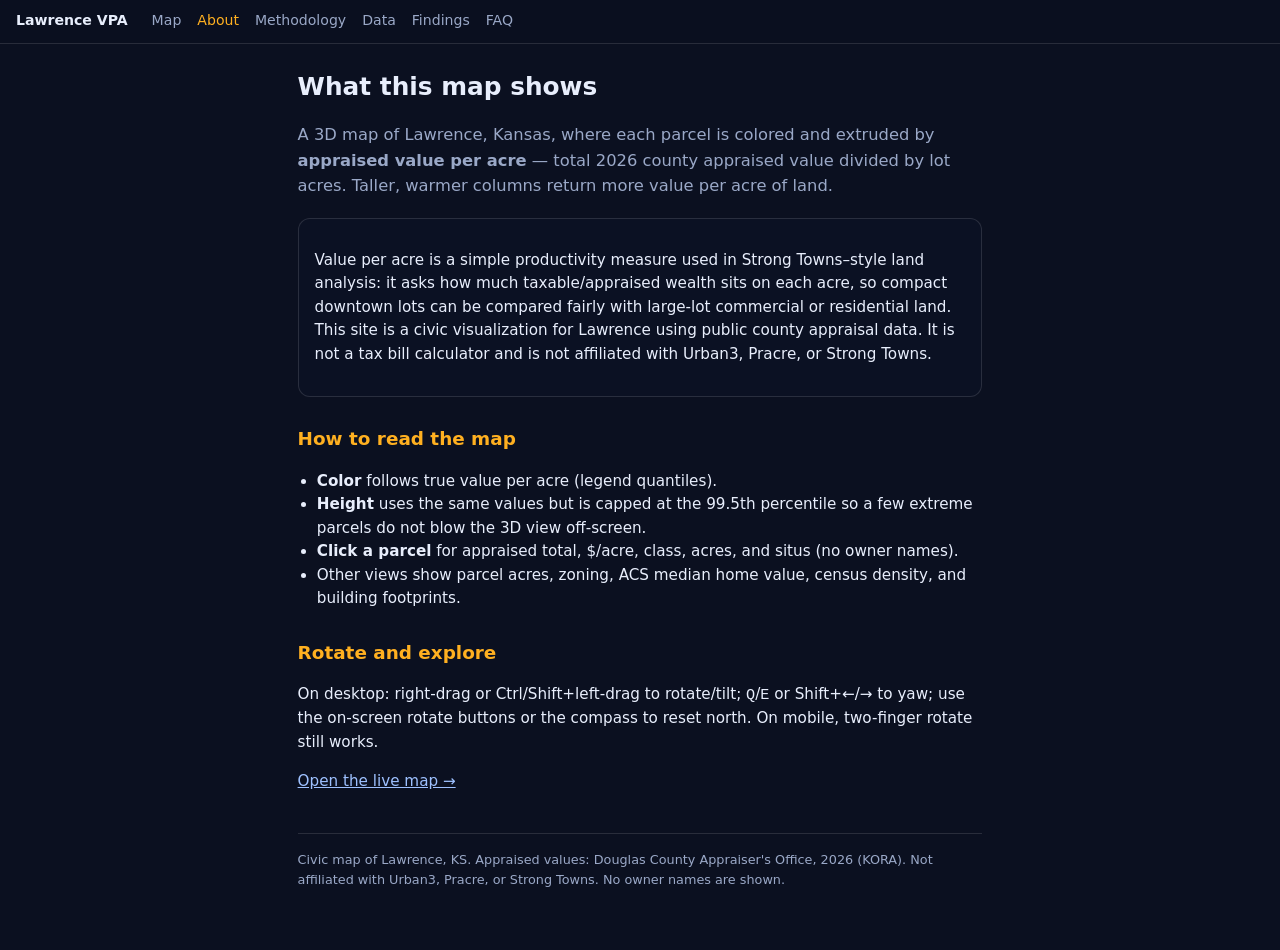
<file: site/about.html>
<!DOCTYPE html>
<html lang="en">
<head>
  <meta charset="utf-8" />
  <meta name="viewport" content="width=device-width, initial-scale=1" />
  <meta name="robots" content="noindex,nofollow,noarchive" />
  <title>About — Lawrence Value per Acre</title>
  <link rel="stylesheet" href="content.css" />
</head>
<body>
<nav class="site-nav" aria-label="Site">
  <a class="brand" href="index.html">Lawrence VPA</a>
  <a href="index.html">Map</a>
  <a href="about.html" aria-current="page">About</a>
  <a href="methodology.html">Methodology</a>
  <a href="data.html">Data</a>
  <a href="findings.html">Findings</a>
  <a href="faq.html">FAQ</a>
</nav>
<main class="wrap">

<h1>What this map shows</h1>
<p class="lede">A 3D map of Lawrence, Kansas, where each parcel is colored and extruded by <strong>appraised value per acre</strong> — total 2026 county appraised value divided by lot acres. Taller, warmer columns return more value per acre of land.</p>
<div class="card">
<p>Value per acre is a simple productivity measure used in Strong Towns–style land analysis: it asks how much taxable/appraised wealth sits on each acre, so compact downtown lots can be compared fairly with large-lot commercial or residential land. This site is a civic visualization for Lawrence using public county appraisal data. It is not a tax bill calculator and is not affiliated with Urban3, Pracre, or Strong Towns.</p>
</div>
<h2>How to read the map</h2>
<ul>
  <li><strong>Color</strong> follows true value per acre (legend quantiles).</li>
  <li><strong>Height</strong> uses the same values but is capped at the 99.5th percentile so a few extreme parcels do not blow the 3D view off-screen.</li>
  <li><strong>Click a parcel</strong> for appraised total, $/acre, class, acres, and situs (no owner names).</li>
  <li>Other views show parcel acres, zoning, ACS median home value, census density, and building footprints.</li>
</ul>
<h2>Rotate and explore</h2>
<p>On desktop: right-drag or Ctrl/Shift+left-drag to rotate/tilt; <kbd>Q</kbd>/<kbd>E</kbd> or Shift+←/→ to yaw; use the on-screen rotate buttons or the compass to reset north. On mobile, two-finger rotate still works.</p>
<p><a href="index.html">Open the live map →</a></p>

<p class="footer">Civic map of Lawrence, KS. Appraised values: Douglas County Appraiser's Office, 2026 (KORA). Not affiliated with Urban3, Pracre, or Strong Towns. No owner names are shown.</p>
</main>
</body>
</html>
</file>
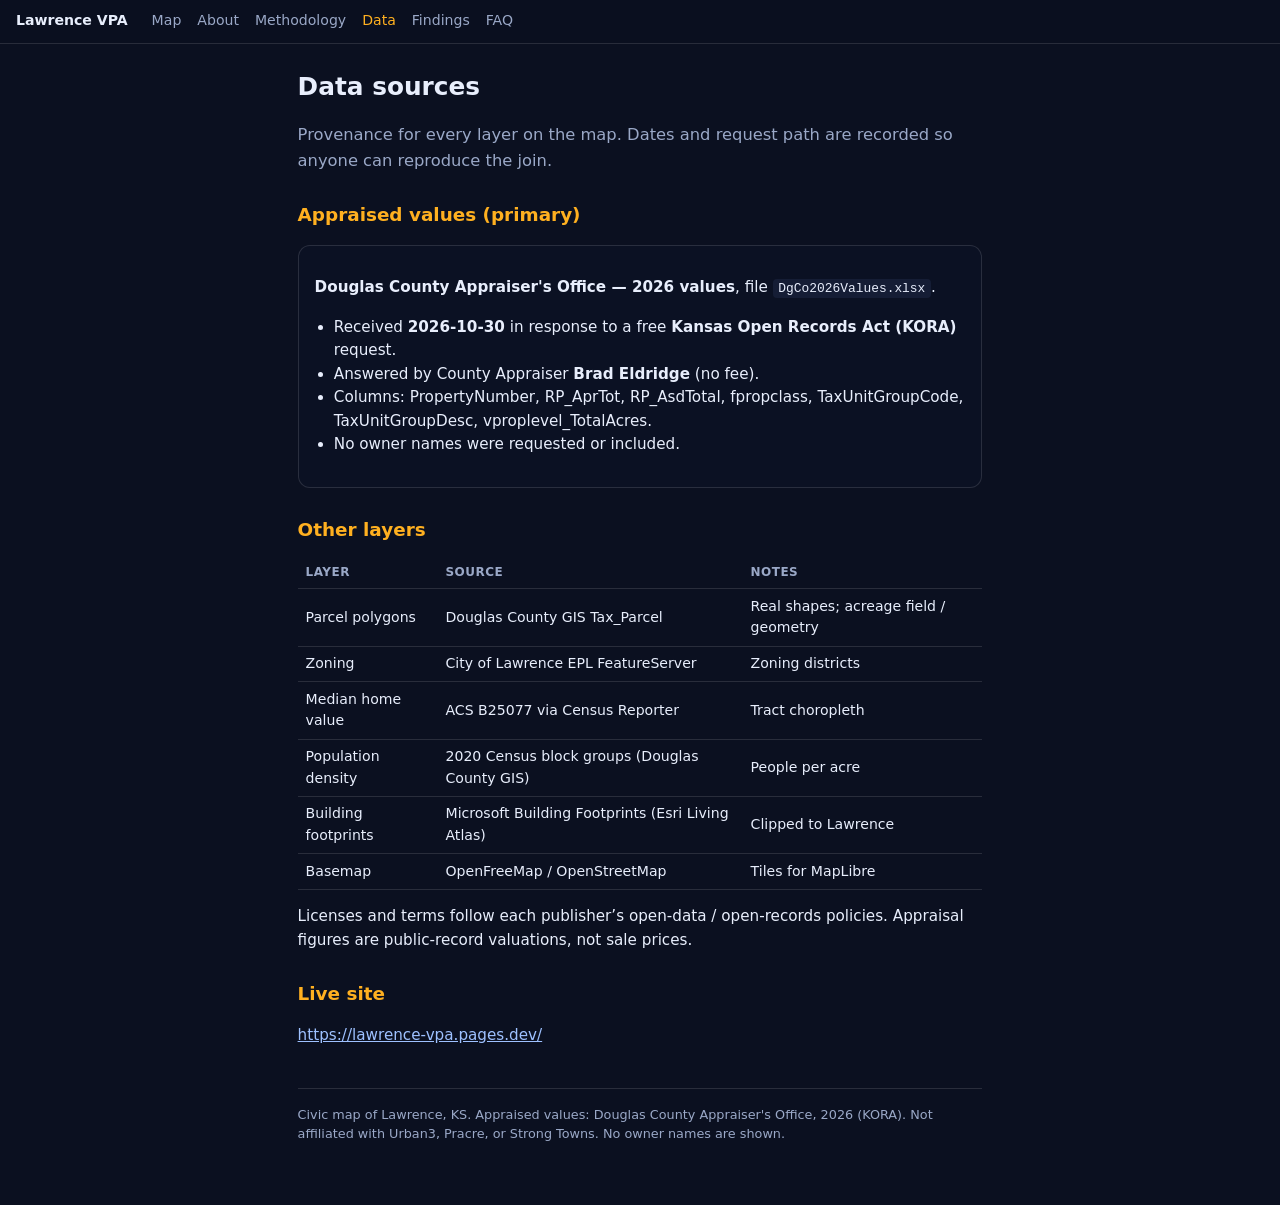
<file: site/data.html>
<!DOCTYPE html>
<html lang="en">
<head>
  <meta charset="utf-8" />
  <meta name="viewport" content="width=device-width, initial-scale=1" />
  <meta name="robots" content="noindex,nofollow,noarchive" />
  <title>Data sources — Lawrence Value per Acre</title>
  <link rel="stylesheet" href="content.css" />
</head>
<body>
<nav class="site-nav" aria-label="Site">
  <a class="brand" href="index.html">Lawrence VPA</a>
  <a href="index.html">Map</a>
  <a href="about.html">About</a>
  <a href="methodology.html">Methodology</a>
  <a href="data.html" aria-current="page">Data</a>
  <a href="findings.html">Findings</a>
  <a href="faq.html">FAQ</a>
</nav>
<main class="wrap">

<h1>Data sources</h1>
<p class="lede">Provenance for every layer on the map. Dates and request path are recorded so anyone can reproduce the join.</p>
<h2>Appraised values (primary)</h2>
<div class="card">
<p><strong>Douglas County Appraiser's Office — 2026 values</strong>, file <code>DgCo2026Values.xlsx</code>.</p>
<ul>
  <li>Received <strong>2026-10-30</strong> in response to a free <strong>Kansas Open Records Act (KORA)</strong> request.</li>
  <li>Answered by County Appraiser <strong>Brad Eldridge</strong> (no fee).</li>
  <li>Columns: PropertyNumber, RP_AprTot, RP_AsdTotal, fpropclass, TaxUnitGroupCode, TaxUnitGroupDesc, vproplevel_TotalAcres.</li>
  <li>No owner names were requested or included.</li>
</ul>
</div>
<h2>Other layers</h2>
<table>
  <thead><tr><th>Layer</th><th>Source</th><th>Notes</th></tr></thead>
  <tbody>
    <tr><td>Parcel polygons</td><td>Douglas County GIS Tax_Parcel</td><td>Real shapes; acreage field / geometry</td></tr>
    <tr><td>Zoning</td><td>City of Lawrence EPL FeatureServer</td><td>Zoning districts</td></tr>
    <tr><td>Median home value</td><td>ACS B25077 via Census Reporter</td><td>Tract choropleth</td></tr>
    <tr><td>Population density</td><td>2020 Census block groups (Douglas County GIS)</td><td>People per acre</td></tr>
    <tr><td>Building footprints</td><td>Microsoft Building Footprints (Esri Living Atlas)</td><td>Clipped to Lawrence</td></tr>
    <tr><td>Basemap</td><td>OpenFreeMap / OpenStreetMap</td><td>Tiles for MapLibre</td></tr>
  </tbody>
</table>
<p>Licenses and terms follow each publisher’s open-data / open-records policies. Appraisal figures are public-record valuations, not sale prices.</p>
<h2>Live site</h2>
<p><a href="https://lawrence-vpa.pages.dev/">https://lawrence-vpa.pages.dev/</a></p>

<p class="footer">Civic map of Lawrence, KS. Appraised values: Douglas County Appraiser's Office, 2026 (KORA). Not affiliated with Urban3, Pracre, or Strong Towns. No owner names are shown.</p>
</main>
</body>
</html>
</file>
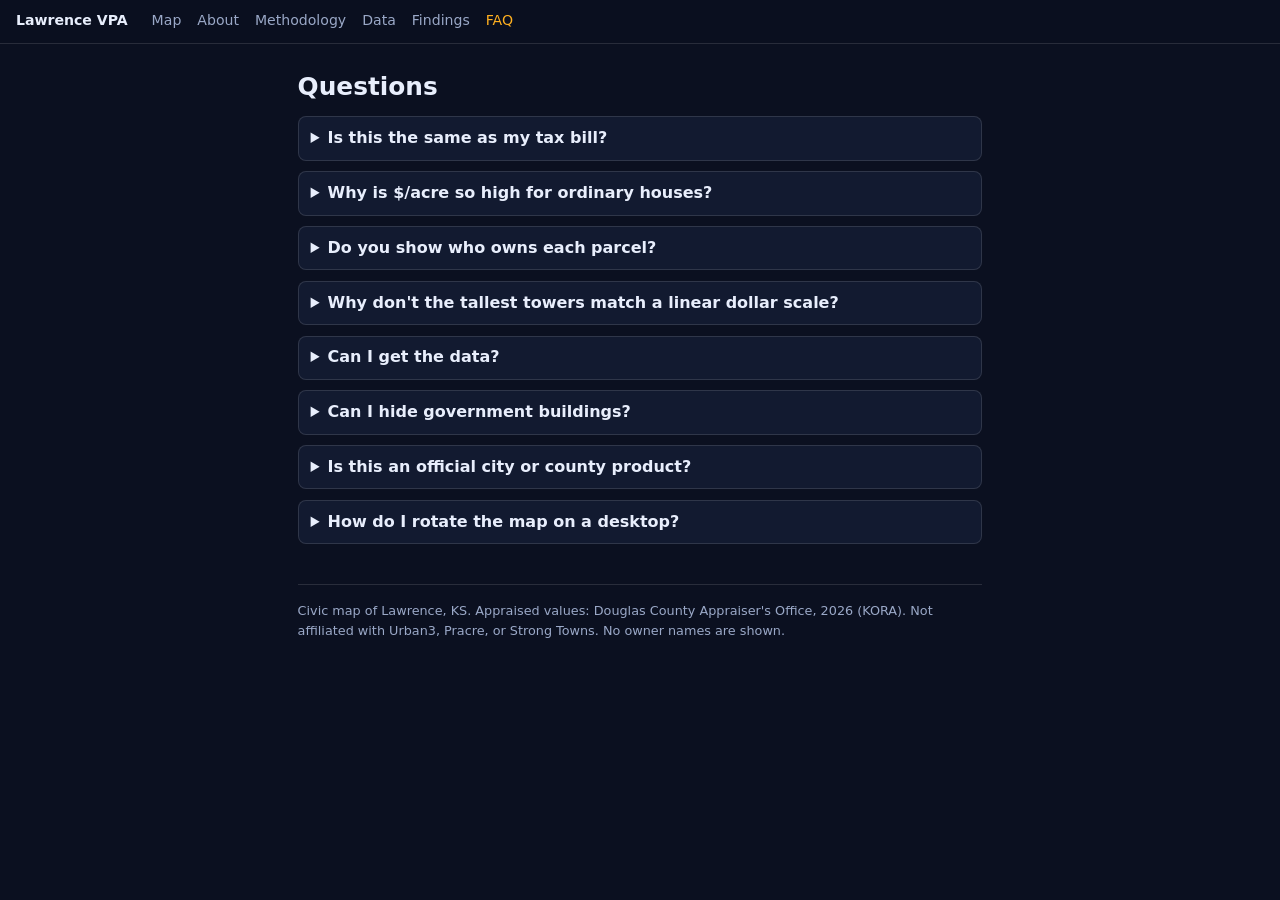
<file: site/faq.html>
<!DOCTYPE html>
<html lang="en">
<head>
  <meta charset="utf-8" />
  <meta name="viewport" content="width=device-width, initial-scale=1" />
  <meta name="robots" content="noindex,nofollow,noarchive" />
  <title>FAQ — Lawrence Value per Acre</title>
  <link rel="stylesheet" href="content.css" />
</head>
<body>
<nav class="site-nav" aria-label="Site">
  <a class="brand" href="index.html">Lawrence VPA</a>
  <a href="index.html">Map</a>
  <a href="about.html">About</a>
  <a href="methodology.html">Methodology</a>
  <a href="data.html">Data</a>
  <a href="findings.html">Findings</a>
  <a href="faq.html" aria-current="page">FAQ</a>
</nav>
<main class="wrap">

<h1>Questions</h1>
<details><summary>Is this the same as my tax bill?</summary>
<p>No. The map shows <em>appraised</em> value per acre from the county Appraiser, not the tax you pay. Assessed value and mill levies are separate.</p>
</details>
<details><summary>Why is $/acre so high for ordinary houses?</summary>
<p>Total appraised value includes the building. Dividing by lot acres makes small lots look “taller” per acre than large lots with the same house value — that comparison is intentional.</p>
</details>
<details><summary>Do you show who owns each parcel?</summary>
<p>No. Owner names were not requested under KORA and are not in the published GeoJSON.</p>
</details>
<details><summary>Why don't the tallest towers match a linear dollar scale?</summary>
<p>Height and color use a continuous log scale so a few giant parcels don't flatten everyone else into a plateau. Popups still show true appraised dollars and $/acre.</p>
</details>
<details><summary>Can I get the data?</summary>
<p>Parcel geometry and zoning come from public GIS services. The 2026 value table was released by the Douglas County Appraiser under KORA; see <a href="data.html">Data</a>.</p>
</details>

<details><summary>Can I hide government buildings?</summary>
<p>You can hide <strong>tax-exempt</strong> parcels (class <code>E</code>): government, schools, churches, and other exempt uses. The county file has no government-only flag, so we cannot isolate government alone. The toggle on the map and Findings page stay in sync.</p>
</details>

<details><summary>Is this an official city or county product?</summary>
<p>No. It is an independent civic map. Not affiliated with the City of Lawrence, Douglas County, Urban3, Pracre, or Strong Towns.</p>
</details>
<details><summary>How do I rotate the map on a desktop?</summary>
<p>Right-drag (or Ctrl/Shift+left-drag), press Q/E or Shift+arrow keys, or use the rotate buttons. The compass resets north.</p>
</details>

<p class="footer">Civic map of Lawrence, KS. Appraised values: Douglas County Appraiser's Office, 2026 (KORA). Not affiliated with Urban3, Pracre, or Strong Towns. No owner names are shown.</p>
</main>
</body>
</html>
</file>
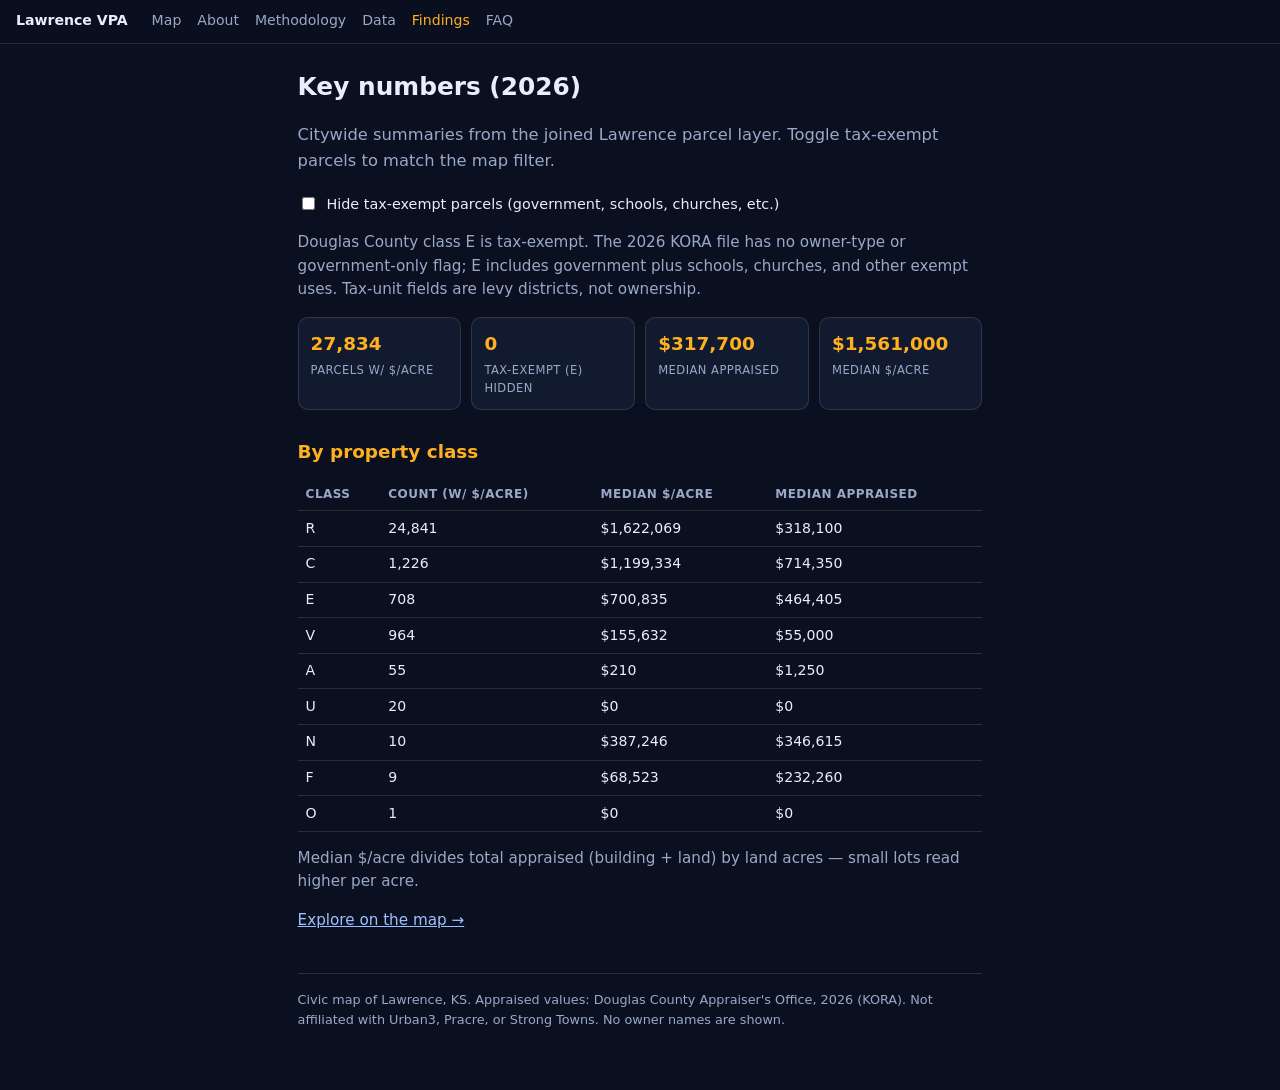
<file: site/findings.html>
<!DOCTYPE html>
<html lang="en">
<head>
  <meta charset="utf-8" />
  <meta name="viewport" content="width=device-width, initial-scale=1" />
  <meta name="robots" content="noindex,nofollow,noarchive" />
  <title>Findings — Lawrence Value per Acre</title>
  <link rel="stylesheet" href="content.css" />
  <style>
    .toggle-row { display:flex; align-items:flex-start; gap:0.55rem; margin:1rem 0; font-size:0.9rem; cursor:pointer; }
    .toggle-row input { margin-top:0.25rem; accent-color: var(--accent); }
  </style>
</head>
<body>
<nav class="site-nav" aria-label="Site">
  <a class="brand" href="index.html">Lawrence VPA</a>
  <a href="index.html">Map</a>
  <a href="about.html">About</a>
  <a href="methodology.html">Methodology</a>
  <a href="data.html">Data</a>
  <a href="findings.html" aria-current="page">Findings</a>
  <a href="faq.html">FAQ</a>
</nav>
<main class="wrap">
<h1>Key numbers (2026)</h1>
<p class="lede">Citywide summaries from the joined Lawrence parcel layer. Toggle tax-exempt parcels to match the map filter.</p>

<label class="toggle-row" for="hideExemptFindings">
  <input type="checkbox" id="hideExemptFindings" />
  <span>Hide tax-exempt parcels (government, schools, churches, etc.)</span>
</label>
<p class="muted" id="filterNote">Class <code>E</code> in the county file is tax-exempt. There is no government-only flag in the KORA extract.</p>

<div class="statgrid" id="statGrid">
  <div class="stat"><div class="n" id="sCount">—</div><div class="l">Parcels w/ $/acre</div></div>
  <div class="stat"><div class="n" id="sExempt">—</div><div class="l">Tax-exempt (E) hidden</div></div>
  <div class="stat"><div class="n" id="sMedApr">—</div><div class="l">Median appraised</div></div>
  <div class="stat"><div class="n" id="sMedVpa">—</div><div class="l">Median $/acre</div></div>
</div>

<h2>By property class</h2>
<table>
  <thead><tr><th>Class</th><th>Count (w/ $/acre)</th><th>Median $/acre</th><th>Median appraised</th></tr></thead>
  <tbody id="classBody"></tbody>
</table>
<p class="muted">Median $/acre divides total appraised (building + land) by land acres — small lots read higher per acre.</p>
<p><a href="index.html">Explore on the map →</a></p>
<p class="footer">Civic map of Lawrence, KS. Appraised values: Douglas County Appraiser's Office, 2026 (KORA). Not affiliated with Urban3, Pracre, or Strong Towns. No owner names are shown.</p>
</main>
<script src="findings.js"></script>
</body>
</html>
</file>
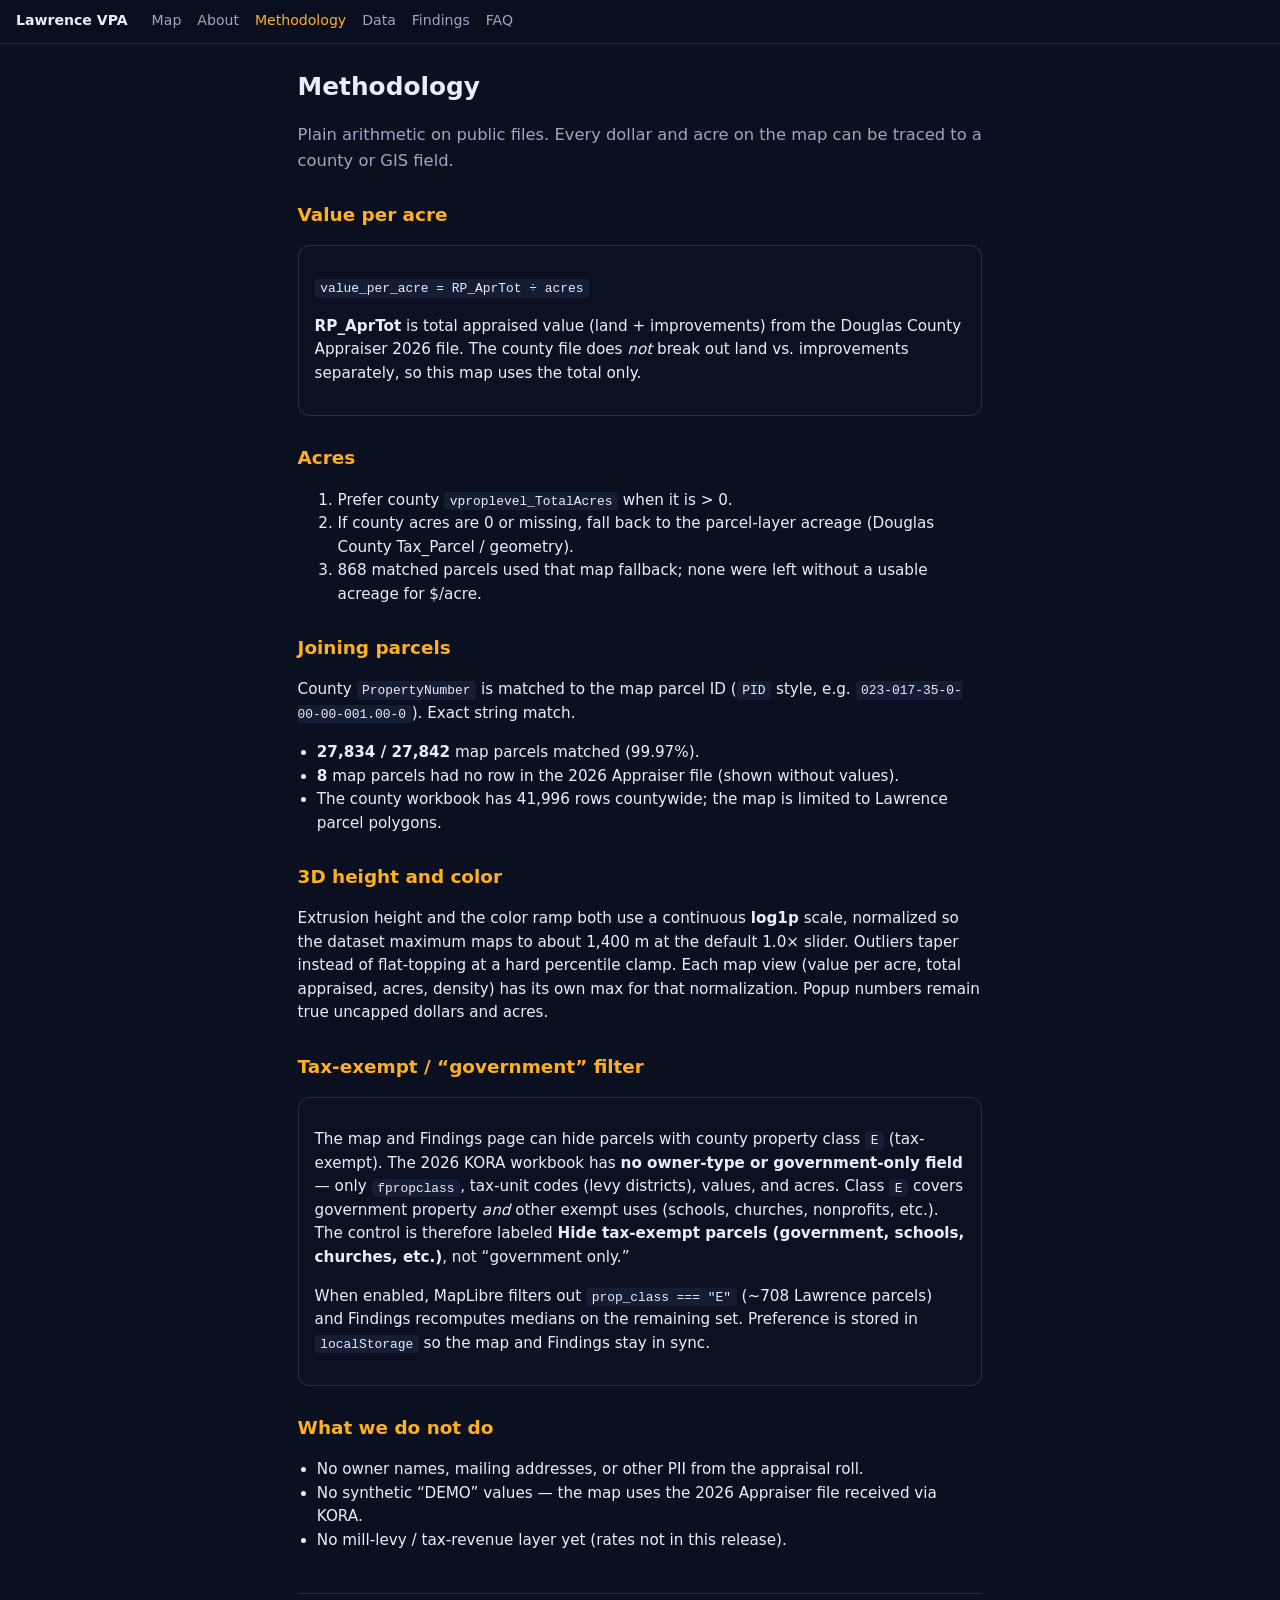
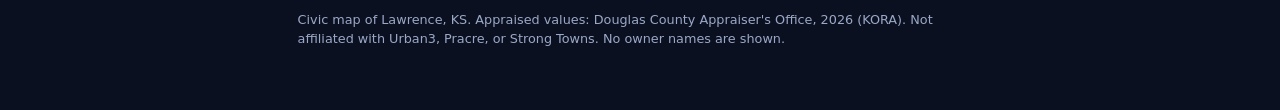
<file: site/methodology.html>
<!DOCTYPE html>
<html lang="en">
<head>
  <meta charset="utf-8" />
  <meta name="viewport" content="width=device-width, initial-scale=1" />
  <meta name="robots" content="noindex,nofollow,noarchive" />
  <title>Methodology — Lawrence Value per Acre</title>
  <link rel="stylesheet" href="content.css" />
</head>
<body>
<nav class="site-nav" aria-label="Site">
  <a class="brand" href="index.html">Lawrence VPA</a>
  <a href="index.html">Map</a>
  <a href="about.html">About</a>
  <a href="methodology.html" aria-current="page">Methodology</a>
  <a href="data.html">Data</a>
  <a href="findings.html">Findings</a>
  <a href="faq.html">FAQ</a>
</nav>
<main class="wrap">

<h1>Methodology</h1>
<p class="lede">Plain arithmetic on public files. Every dollar and acre on the map can be traced to a county or GIS field.</p>
<h2>Value per acre</h2>
<div class="card">
<p><code>value_per_acre = RP_AprTot ÷ acres</code></p>
<p><strong>RP_AprTot</strong> is total appraised value (land + improvements) from the Douglas County Appraiser 2026 file. The county file does <em>not</em> break out land vs. improvements separately, so this map uses the total only.</p>
</div>
<h2>Acres</h2>
<ol>
  <li>Prefer county <code>vproplevel_TotalAcres</code> when it is &gt; 0.</li>
  <li>If county acres are 0 or missing, fall back to the parcel-layer acreage (Douglas County Tax_Parcel / geometry).</li>
  <li>868 matched parcels used that map fallback; none were left without a usable acreage for $/acre.</li>
</ol>
<h2>Joining parcels</h2>
<p>County <code>PropertyNumber</code> is matched to the map parcel ID (<code>PID</code> style, e.g. <code>023-017-35-0-00-00-001.00-0</code>). Exact string match.</p>
<ul>
  <li><strong>27,834 / 27,842</strong> map parcels matched (99.97%).</li>
  <li><strong>8</strong> map parcels had no row in the 2026 Appraiser file (shown without values).</li>
  <li>The county workbook has 41,996 rows countywide; the map is limited to Lawrence parcel polygons.</li>
</ul>
<h2>3D height and color</h2>
<p>Extrusion height and the color ramp both use a continuous <strong>log1p</strong> scale, normalized so the dataset maximum maps to about 1,400&nbsp;m at the default 1.0× slider. Outliers taper instead of flat-topping at a hard percentile clamp. Each map view (value per acre, total appraised, acres, density) has its own max for that normalization. Popup numbers remain true uncapped dollars and acres.</p>

<h2>Tax-exempt / “government” filter</h2>
<div class="card">
<p>The map and Findings page can hide parcels with county property class <code>E</code> (tax-exempt). The 2026 KORA workbook has <strong>no owner-type or government-only field</strong> — only <code>fpropclass</code>, tax-unit codes (levy districts), values, and acres. Class <code>E</code> covers government property <em>and</em> other exempt uses (schools, churches, nonprofits, etc.). The control is therefore labeled <strong>Hide tax-exempt parcels (government, schools, churches, etc.)</strong>, not “government only.”</p>
<p>When enabled, MapLibre filters out <code>prop_class === "E"</code> (~708 Lawrence parcels) and Findings recomputes medians on the remaining set. Preference is stored in <code>localStorage</code> so the map and Findings stay in sync.</p>
</div>

<h2>What we do not do</h2>
<ul>
  <li>No owner names, mailing addresses, or other PII from the appraisal roll.</li>
  <li>No synthetic “DEMO” values — the map uses the 2026 Appraiser file received via KORA.</li>
  <li>No mill-levy / tax-revenue layer yet (rates not in this release).</li>
</ul>

<p class="footer">Civic map of Lawrence, KS. Appraised values: Douglas County Appraiser's Office, 2026 (KORA). Not affiliated with Urban3, Pracre, or Strong Towns. No owner names are shown.</p>
</main>
</body>
</html>
</file>
<file: site/content.css>
:root {
  --bg: #0b1020;
  --panel: rgba(12, 18, 36, 0.92);
  --text: #e8eefc;
  --muted: #9aa8c7;
  --accent: #ffb020;
  --border: rgba(255,255,255,0.12);
  --link: #9ec1ff;
}
* { box-sizing: border-box; }
html, body { margin: 0; background: var(--bg); color: var(--text); font-family: "IBM Plex Sans", system-ui, sans-serif; line-height: 1.55; }
a { color: var(--link); }
.site-nav {
  position: sticky; top: 0; z-index: 5;
  display: flex; flex-wrap: wrap; gap: 0.5rem 1rem; align-items: center;
  padding: 0.65rem 1rem; background: rgba(11,16,32,0.95);
  border-bottom: 1px solid var(--border); backdrop-filter: blur(8px);
}
.site-nav .brand { font-weight: 700; color: var(--text); text-decoration: none; margin-right: 0.5rem; }
.site-nav a { color: var(--muted); text-decoration: none; font-size: 0.88rem; }
.site-nav a:hover, .site-nav a[aria-current="page"] { color: var(--accent); }
.wrap { max-width: 720px; margin: 0 auto; padding: 1.5rem 1.1rem 3rem; }
h1 { font-size: 1.55rem; margin: 0 0 0.5rem; }
h2 { font-size: 1.15rem; margin: 1.75rem 0 0.45rem; color: var(--accent); }
h3 { font-size: 1rem; margin: 1.2rem 0 0.35rem; }
p, li { color: var(--text); font-size: 0.95rem; }
.muted, .lede { color: var(--muted); }
.lede { font-size: 1.02rem; margin-bottom: 1.25rem; }
.card {
  background: var(--panel); border: 1px solid var(--border); border-radius: 12px;
  padding: 0.9rem 1rem; margin: 1rem 0;
}
.statgrid { display: grid; grid-template-columns: repeat(auto-fit, minmax(140px, 1fr)); gap: 0.65rem; }
.stat { background: #121a30; border: 1px solid var(--border); border-radius: 10px; padding: 0.75rem; }
.stat .n { font-size: 1.15rem; font-weight: 700; font-variant-numeric: tabular-nums; color: var(--accent); }
.stat .l { font-size: 0.72rem; color: var(--muted); text-transform: uppercase; letter-spacing: 0.04em; margin-top: 0.2rem; }
table { width: 100%; border-collapse: collapse; font-size: 0.88rem; margin: 0.75rem 0; }
th, td { text-align: left; padding: 0.4rem 0.5rem; border-bottom: 1px solid var(--border); }
th { color: var(--muted); font-weight: 600; font-size: 0.75rem; text-transform: uppercase; letter-spacing: 0.04em; }
.footer { margin-top: 2.5rem; padding-top: 1rem; border-top: 1px solid var(--border); font-size: 0.8rem; color: var(--muted); }
code { font-size: 0.85em; background: #151d35; padding: 0.1rem 0.35rem; border-radius: 4px; }
ul { padding-left: 1.2rem; }
details { margin: 0.65rem 0; border: 1px solid var(--border); border-radius: 8px; padding: 0.55rem 0.75rem; background: #121a30; }
summary { cursor: pointer; font-weight: 600; }
</file>
